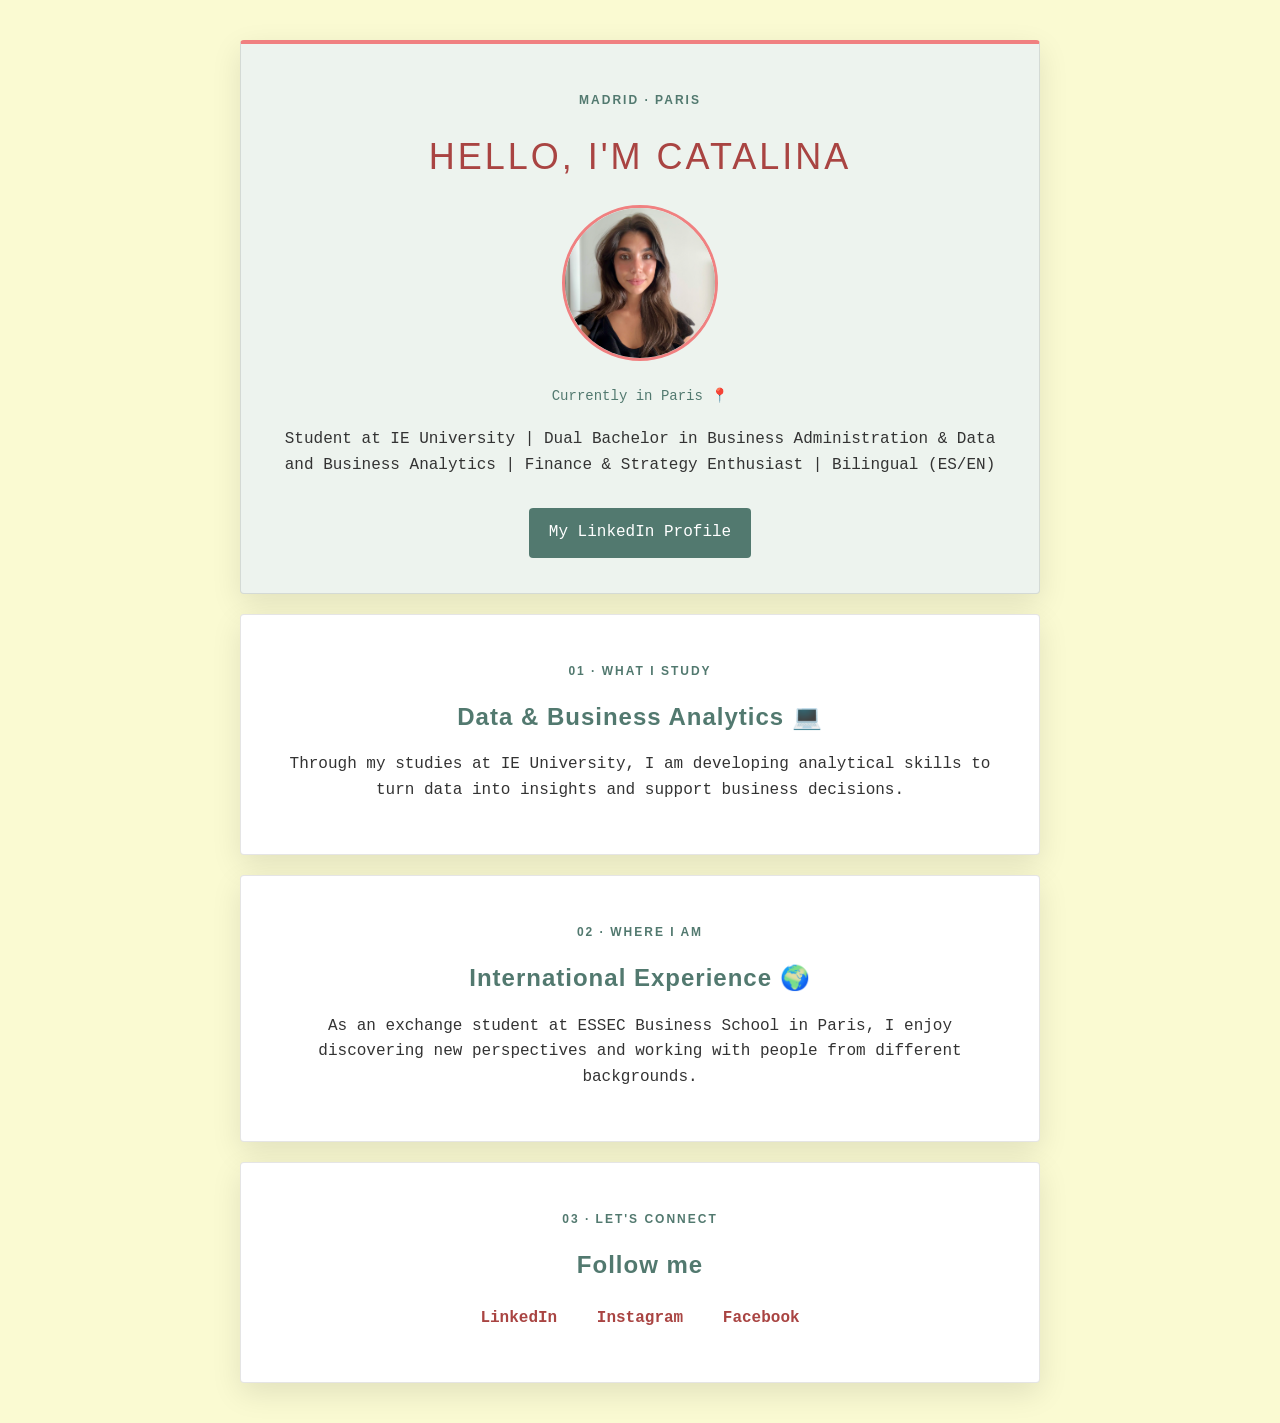
<file: index.html>
<!DOCTYPE html>
<html lang="en">
<head>
  <title>Catalina Martinez-Canga Bonitz's profile</title>
  <meta name="description" content="This is the profile of Catalina">
  <meta charset="utf-8">
  <meta name="viewport" content="width=device-width, initial-scale=1">
  <link rel="stylesheet" href="style.css">
</head>

<body>

  <div class="container">

    <!-- Introduction -->
    <div class="card-white card-green text-center" id="introduction">

      <p class="text-label">MADRID · PARIS </p>

      <h1>Hello, I'm Catalina</h1>

      <img
        src="images/profile-picture.png"
        alt="Catalina Martinez-Canga"
        id="profile-picture"
        class="img-circle img-bordered"
      >

      <p class="text-location">
        Currently in Paris 📍
      </p>

      <p id="bio">
        Student at IE University |
        Dual Bachelor in Business Administration &amp; Data and Business Analytics |
        Finance &amp; Strategy Enthusiast |
        Bilingual (ES/EN)
      </p>

      <a
        href="https://www.linkedin.com/in/catalina-martinez-canga-bonitz/"
        target="_blank"
        rel="noopener noreferrer"
        class="btn-green"
      >
        My LinkedIn Profile
      </a>

    </div>

    <!-- Studies -->
    <div class="card-white text-center">

      <p class="text-label">01 · WHAT I STUDY</p>

      <h2>Data &amp; Business Analytics 💻</h2>

      <p>
        Through my studies at IE University, I am developing
        analytical skills to turn data into insights
        and support business decisions.
      </p>

    </div>

    <!-- International experience -->
    <div class="card-white text-center">

      <p class="text-label">02 · WHERE I AM</p>

      <h2>International Experience 🌍</h2>

      <p>
        As an exchange student at ESSEC Business School in Paris,
        I enjoy discovering new perspectives and working
        with people from different backgrounds.
      </p>

    </div>

    <!-- Social links -->
    <div class="card-white text-center">

      <p class="text-label">03 · LET'S CONNECT</p>

      <h2>Follow me</h2>

      <ul class="list-inline">
        <li>
          <a
            href="https://www.linkedin.com/in/catalina-martinez-canga-bonitz/"
            target="_blank"
            rel="noopener noreferrer"
          >
            LinkedIn
          </a>
        </li>

        <li>
          <a
            href="https://www.instagram.com/?e=1348020"
            target="_blank"
            rel="noopener noreferrer"
          >
            Instagram
          </a>
        </li>

        <li>
          <a
            href="https://www.facebook.com/login/?next=https%3A%2F%2Fwww.facebook.com%2F%3Flocale%3Des_LA"
            target="_blank"
            rel="noopener noreferrer"
          >
            Facebook
          </a>
        </li>
      </ul>

    </div>

  </div>

</body>
</html>
</file>
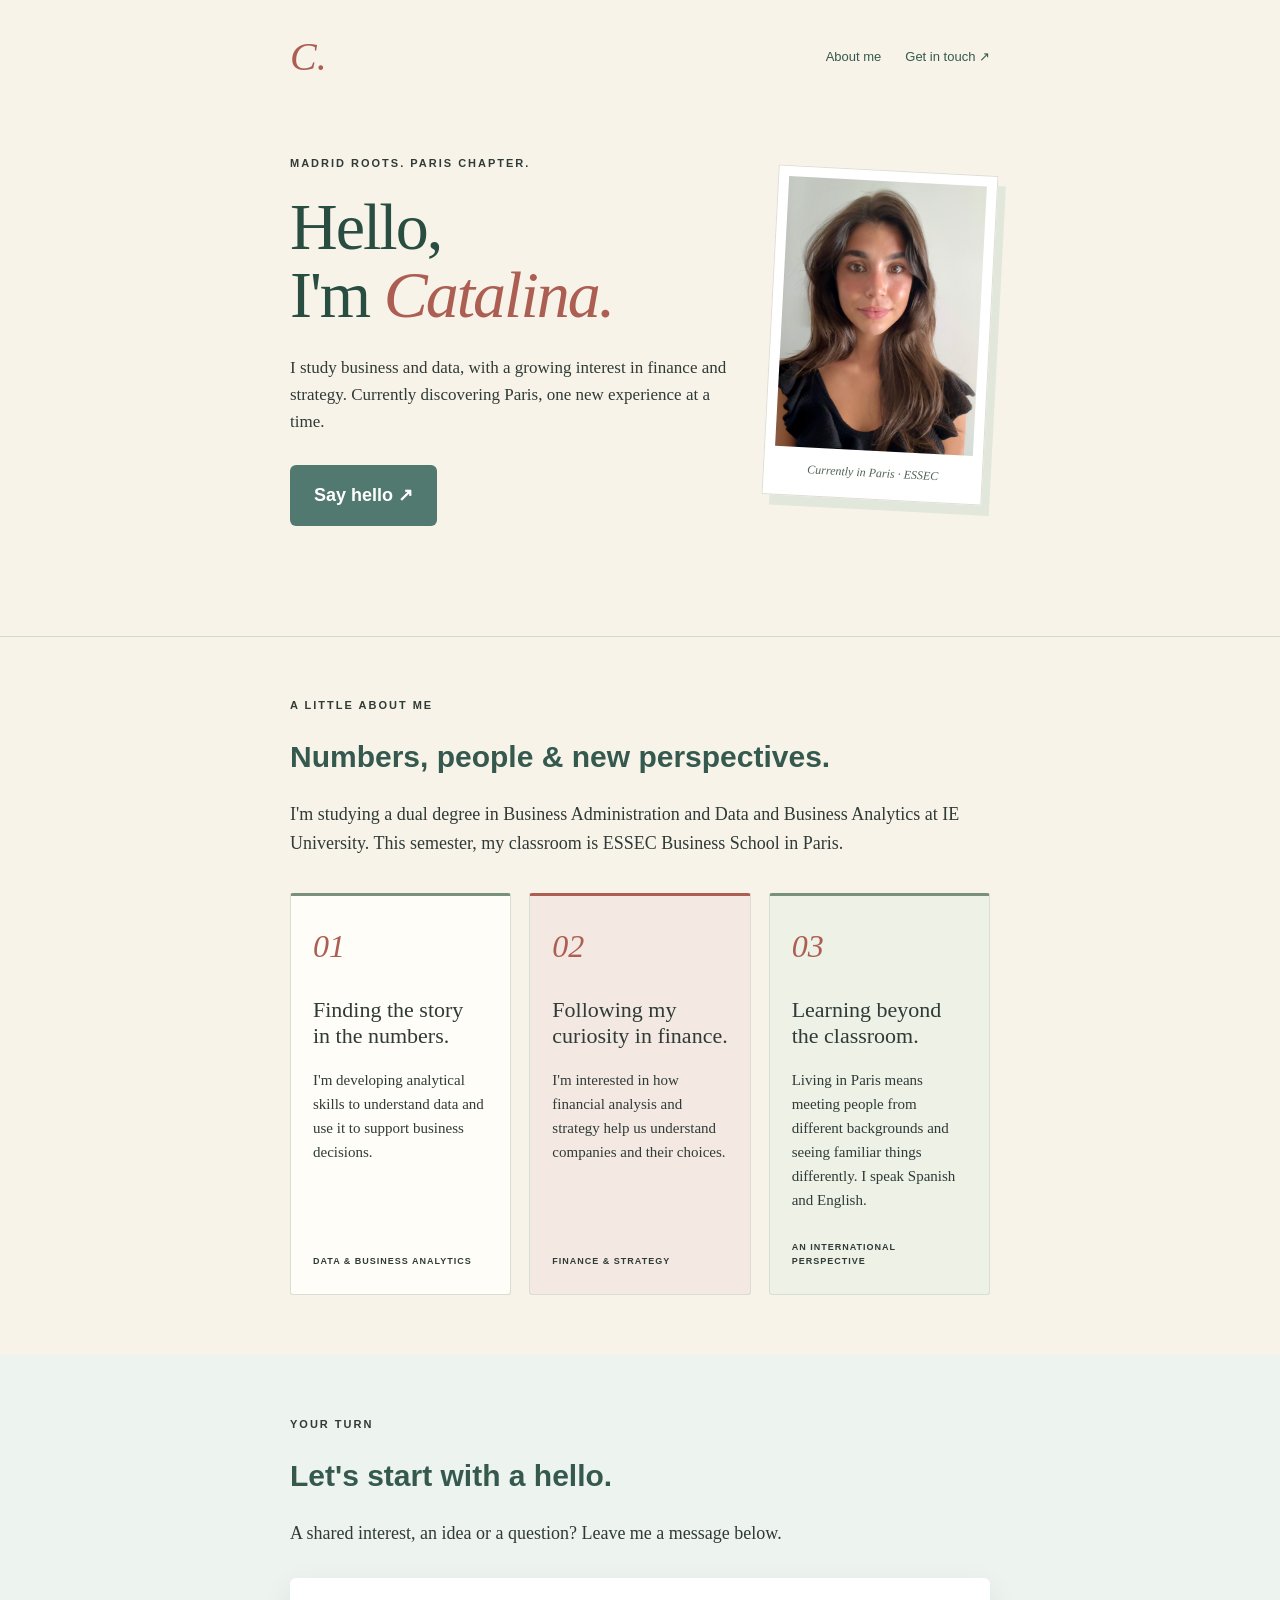
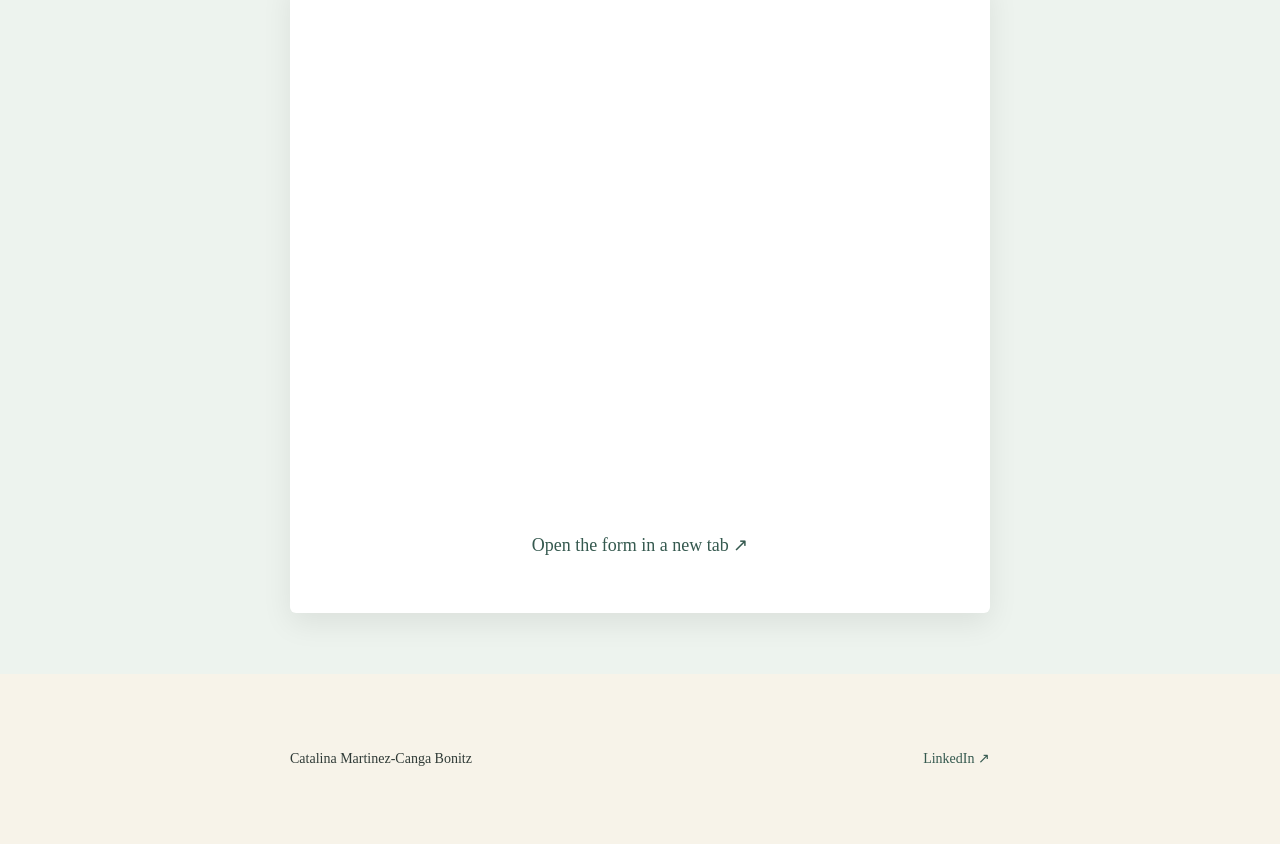
<file: landing/index.html>
<!DOCTYPE html>
<html lang="en">
<head>
  <meta charset="utf-8">
  <meta name="viewport" content="width=device-width, initial-scale=1">
  <title>Catalina | Business, Data & Finance</title>
  <meta name="description" content="Catalina Martinez-Canga Bonitz — Business and Data Analytics student, exploring finance and life between Madrid and Paris.">
  <link rel="stylesheet" href="css/style.css">
</head>
<body>
  <header class="banner">
    <div class="container">
      <nav class="nav-inline" aria-label="Main navigation">
        <a class="monogram" href="../" aria-label="Catalina's profile">C.</a>
        <a href="#about">About me</a>
        <a href="#contact-form">Get in touch ↗</a>
      </nav>
      <div class="hero-content">
        <div class="hero-text">
          <p class="text-label">MADRID ROOTS. PARIS CHAPTER.</p>
          <h1>Hello,<br>I'm <em>Catalina.</em></h1>
          <p class="hero-description">I study business and data, with a growing interest in finance and strategy. Currently discovering Paris, one new experience at a time.</p>
          <a href="#contact-form" class="btn-green">Say hello ↗</a>
        </div>
        <figure class="portrait-frame">
          <img src="../images/profile-picture.png" alt="Catalina Martinez-Canga Bonitz">
          <figcaption>Currently in Paris · ESSEC</figcaption>
        </figure>
      </div>
    </div>
  </header>
  <main>
    <section class="container" id="about">
      <p class="text-label">A LITTLE ABOUT ME</p>
      <h2>Numbers, people &amp; new perspectives.</h2>
      <p>I'm studying a dual degree in Business Administration and Data and Business Analytics at IE University. This semester, my classroom is ESSEC Business School in Paris.</p>
      <div class="cards">
        <article class="card">
          <span class="card-number">01</span>
          <h3>Finding the story<br>in the numbers.</h3>
          <p>I'm developing analytical skills to understand data and use it to support business decisions.</p>
          <span class="card-note">DATA &amp; BUSINESS ANALYTICS</span>
        </article>
        <article class="card">
          <span class="card-number">02</span>
          <h3>Following my<br>curiosity in finance.</h3>
          <p>I'm interested in how financial analysis and strategy help us understand companies and their choices.</p>
          <span class="card-note">FINANCE &amp; STRATEGY</span>
        </article>
        <article class="card">
          <span class="card-number">03</span>
          <h3>Learning beyond<br>the classroom.</h3>
          <p>Living in Paris means meeting people from different backgrounds and seeing familiar things differently. I speak Spanish and English.</p>
          <span class="card-note">AN INTERNATIONAL PERSPECTIVE</span>
        </article>
      </div>
    </section>
    <section class="section-green" id="contact-form">
      <div class="container">
        <p class="text-label">YOUR TURN</p>
        <h2>Let's start with a hello.</h2>
        <p>A shared interest, an idea or a question? Leave me a message below.</p>
        <div class="contact-panel">
          <div data-tf-widget="gtq6QnPH" data-tf-opacity="100" data-tf-iframe-props="title=Let's connect with Catalina" data-tf-transitive-search-params data-tf-medium="snippet" style="width:100%;height:500px;"></div>
          <script src="https://embed.typeform.com/next/embed.js"></script>
          <p><a href="https://form.typeform.com/to/gtq6QnPH" target="_blank" rel="noopener noreferrer">Open the form in a new tab ↗</a></p>
        </div>
      </div>
    </section>
  </main>
  <footer class="container footer-inline">
    <p>Catalina Martinez-Canga Bonitz</p>
    <a href="https://www.linkedin.com/in/catalina-martinez-canga-bonitz/" target="_blank" rel="noopener noreferrer">LinkedIn ↗</a>
  </footer>
</body>
</html>
</file>
<file: style.css>
/* GENERAL DESIGN */

body {
  background-color: lightgoldenrodyellow;
  color: #333333;
  font-family: "Courier New", monospace;
  font-size: 16px;
  line-height: 1.6;
  margin: 0;
}


/* HEADINGS */

h1, h2, h3 {
  font-family: Helvetica, Arial, sans-serif;
  line-height: 1.3;
}

h1 {
  color: #a94442;
  font-size: 36px;
  font-weight: 400;
  letter-spacing: 3px;
  text-transform: uppercase;
}

h2 {
  color: #52796f;
  font-size: 24px;
  letter-spacing: 1px;
}

h3 {
  color: #52796f;
  font-size: 20px;
}


/* LINKS */

a {
  color: #a94442;
  text-decoration: none;
  transition: color 0.3s ease;
}

a:hover {
  color: #52796f;
  text-decoration: underline;
}


/* CONTAINER */

.container {
  width: 800px;
  max-width: 90%;
  margin: 40px auto;
}


/* REUSABLE CARDS */

.card-white {
  background-color: white;
  padding: 35px;
  margin-bottom: 20px;
  border: 1px solid rgba(0, 0, 0, 0.1);
  border-radius: 4px;
  box-shadow: 0px 10px 30px rgba(0, 0, 0, 0.1);
  transition: box-shadow 0.3s ease;
}

.card-white:hover {
  box-shadow: 0px 10px 30px rgba(0, 0, 0, 0.15);
}

/* Added after card-white to override its background */
.card-green {
  background-color: #edf3ee;
}


/* REUSABLE TEXT STYLES */

.text-center {
  text-align: center;
}

.text-label {
  color: #52796f;
  font-family: Helvetica, Arial, sans-serif;
  font-size: 12px;
  font-weight: bold;
  letter-spacing: 2px;
}

.text-location {
  color: #52796f;
  font-size: 14px;
}


/* PROFILE PICTURE */

#profile-picture {
  width: 150px;
  height: 150px;
  object-fit: cover;
}

.img-circle {
  border-radius: 50%;
}

.img-bordered {
  border: 3px solid lightcoral;
}


/* INTRODUCTION SPACING */

#introduction {
  border-top: 4px solid lightcoral;
}

#bio {
  margin-top: 20px;
  margin-bottom: 30px;
}


/* BUTTON */

.btn-green {
  display: inline-block;
  background-color: #52796f;
  color: white;
  padding: 12px 20px;
  border-radius: 4px;
  transition: background-color 0.3s ease;
}

.btn-green:hover {
  background-color: #3b5c53;
  color: white;
  text-decoration: none;
}


/* HORIZONTAL SOCIAL LINKS */

.list-inline {
  list-style: none;
  padding-left: 0;
  margin-top: 25px;
}

.list-inline > li {
  display: inline;
  padding: 0px 15px;
}

.list-inline a {
  font-weight: bold;
}


/* RESPONSIVE DESIGN */
/* Keep these rules at the end, from largest to smallest */

/* Screens up to 960px wide */
@media (max-width: 960px) {
  .container {
    width: 700px;
  }
}

/* Screens up to 720px wide */
@media (max-width: 720px) {
  .container {
    width: 500px;
  }

  .card-white {
    padding: 25px;
  }

  h1 {
    font-size: 30px;
  }
}

/* Screens up to 540px wide */
@media (max-width: 540px) {
  .container {
    width: 300px;
    margin: 20px auto;
  }

  .card-white {
    padding: 20px;
  }

  h1 {
    font-size: 25px;
    letter-spacing: 1px;
  }

  h2 {
    font-size: 21px;
  }

  body {
    font-size: 14px;
  }

  #profile-picture {
    width: 120px;
    height: 120px;
  }

  .text-label {
    font-size: 10px;
    letter-spacing: 1px;
  }

  .list-inline > li {
    display: inline-block;
    padding: 5px;
  }
}
</file>
<file: landing/css/style.css>
/* Base styles */
@import url("components/container.css");
@import url("components/banner.css");
@import url("components/button.css");
@import url("components/card.css");
@import url("components/form.css");

* { box-sizing: border-box; }
html { scroll-behavior: smooth; }
body { margin: 0; background: #f7f3e9; color: #303b37; font-family: Georgia, serif; font-size: 18px; line-height: 1.6; }
h1, h2, h3 { font-family: Arial, Helvetica, sans-serif; line-height: 1.2; }
h2 { font-size: 30px; color: #35594f; }
a { color: #35594f; text-decoration: none; }
a:hover { text-decoration: underline; }
a:focus-visible { outline: 3px solid #d37770; outline-offset: 5px; }
.text-label { font-family: Arial, Helvetica, sans-serif; font-size: 11px; font-weight: bold; letter-spacing: 2px; }
.section-green { background: #edf3ee; padding: 1px 0; }
footer { font-size: 14px; }
@media (max-width: 540px) {
  body { font-size: 16px; }
  h2 { font-size: 25px; }
  .text-label { font-size: 10px; letter-spacing: 1px; }
}
@media (prefers-reduced-motion: reduce) { html { scroll-behavior: auto; } }
</file>
